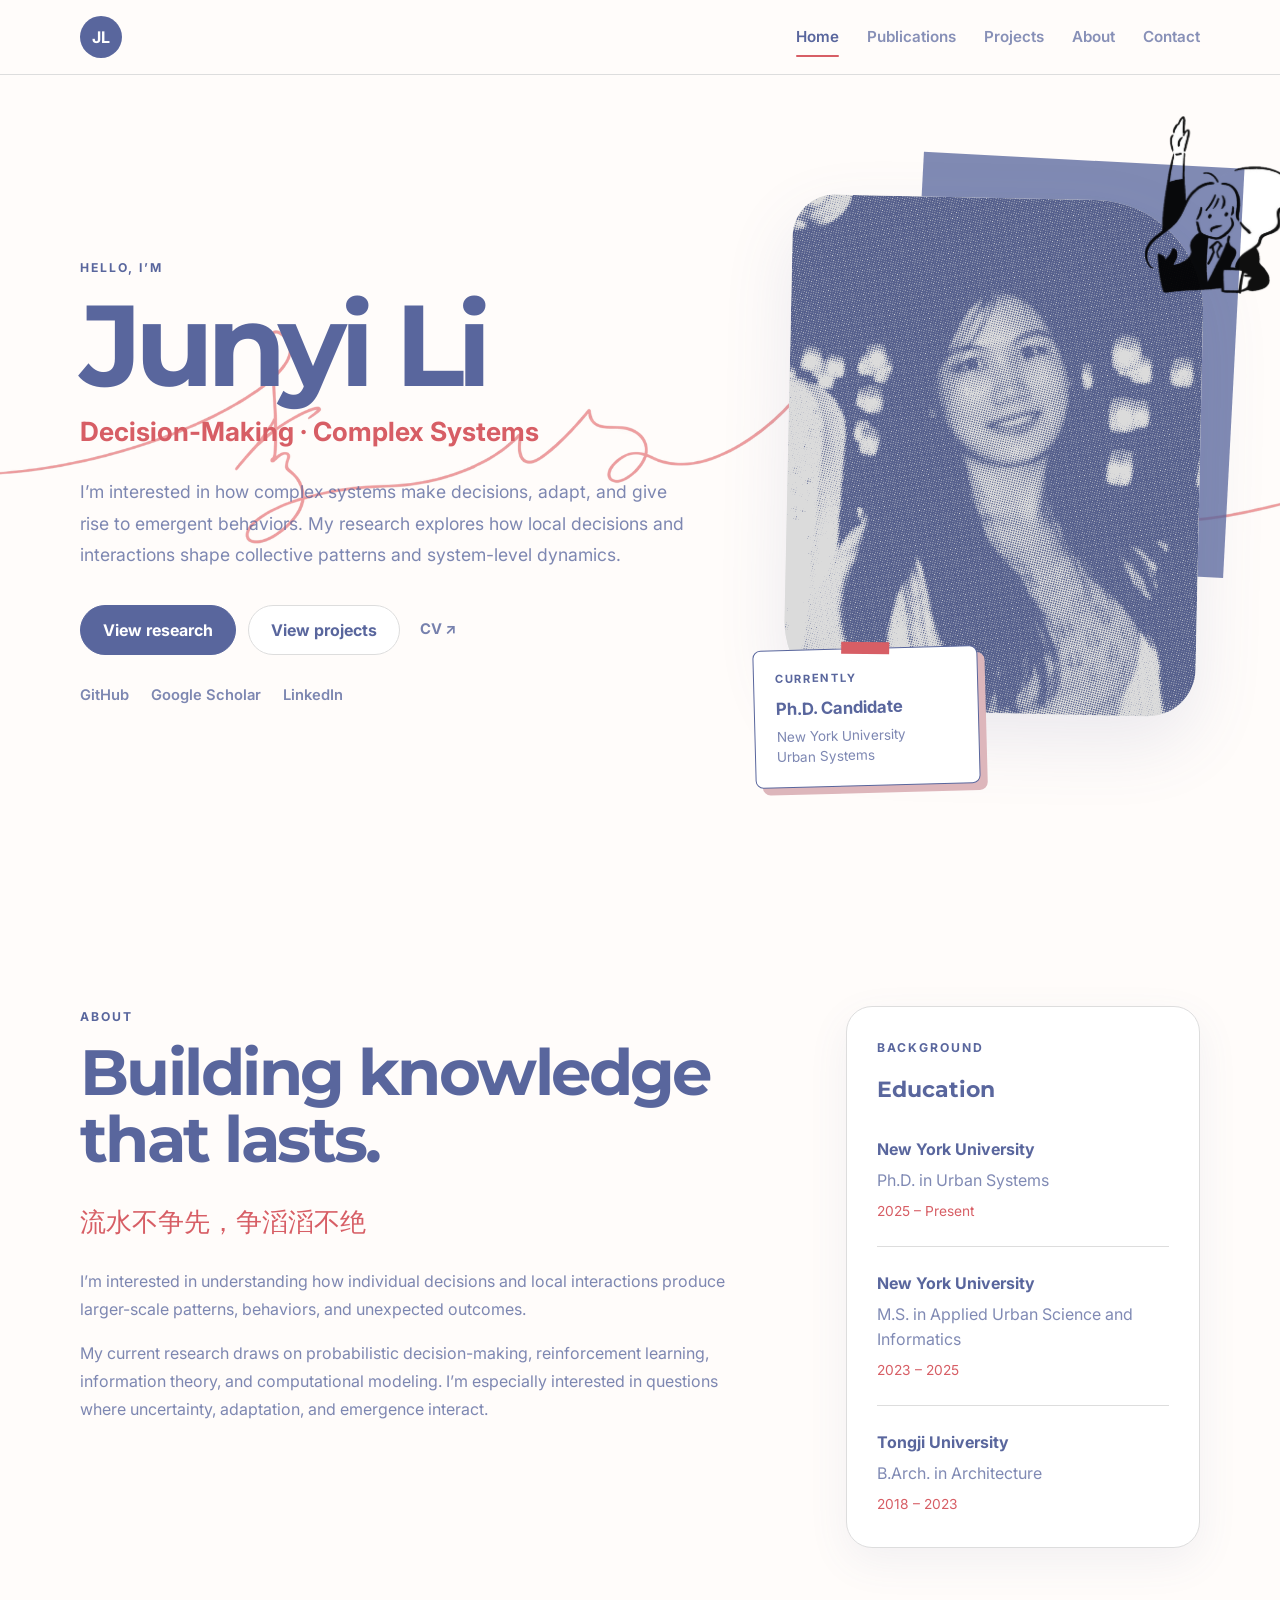
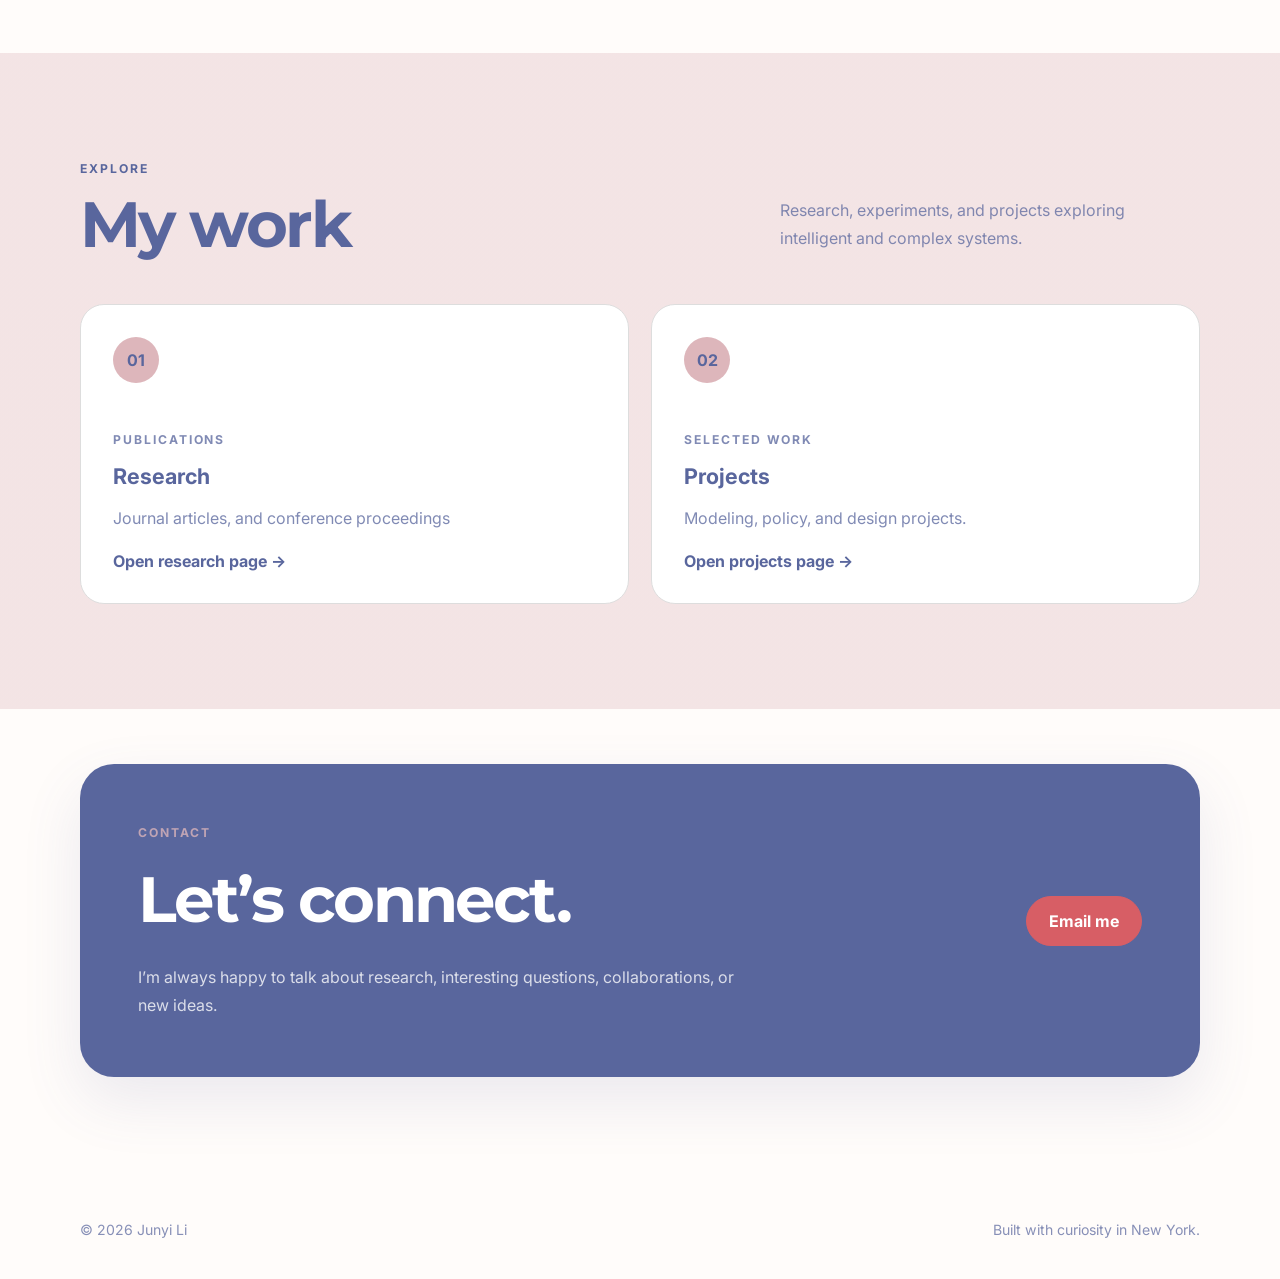
<file: index.html>
<!DOCTYPE html>
<html lang="en">
<head>
  <meta charset="UTF-8" />
  <meta name="viewport" content="width=device-width, initial-scale=1.0" />

  <meta
    name="description"
    content="Junyi Li — PhD Candidate at New York University researching decision-making, complex systems, and emergence."
  />

  <title>Junyi Li | Research</title>

  <link rel="preconnect" href="https://fonts.googleapis.com">
  <link rel="preconnect" href="https://fonts.gstatic.com" crossorigin>

  <link
    href="https://fonts.googleapis.com/css2?family=Inter:wght@400;500;600;700&family=Montserrat:wght@600;700;800&display=swap"
    rel="stylesheet"
  >

  <link rel="stylesheet" href="style.css" />
</head>

<body>

  <!-- =========================
       Navigation
  ========================== -->
  <header class="site-header">
    <nav class="nav container" aria-label="Main navigation">

      <a class="logo" href="index.html" aria-label="Junyi Li home">
        JL
      </a>

      <button
        class="nav-toggle"
        aria-expanded="false"
        aria-controls="nav-links"
      >
        <span class="sr-only">Open navigation</span>
        ☰
      </button>

      <div class="nav-links" id="nav-links">
        <a class="active" href="index.html">Home</a>
        <a href="publications.html">Publications</a>
        <a href="projects.html">Projects</a>
        <a href="#about">About</a>
        <a href="#contact">Contact</a>
      </div>

    </nav>
  </header>


  <main>

    <!-- =========================
         Hero
    ========================== -->
    <section class="hero" id="home">

      <img
        src="assets/signature-line.png"
        class="hero-signature"
        alt=""
        aria-hidden="true"
      />

      <div class="container hero-grid">

        <!-- Hero text -->
        <div class="hero-copy">

          <p class="eyebrow">Hello, I’m</p>

          <h1>Junyi Li</h1>

          <p class="hero-title">
            Decision-Making · Complex Systems
          </p>

          <p class="hero-intro">
            I’m interested in how complex systems make decisions,
            adapt, and give rise to emergent behaviors.
            My research explores how local decisions and interactions
            shape collective patterns and system-level dynamics.
          </p>


          <!-- Actions -->
          <div class="hero-actions">

          <a
            class="button button-primary"
            href="publications.html"
          >
            View research
          </a>

          <a
            class="button button-secondary"
            href="projects.html"
          >
            View projects
          </a>

          <a
            class="cv-link"
            href="assets/CV_2607.pdf"
            target="_blank"
            rel="noreferrer"
          >
            CV ↗
          </a>

        </div>


          <!-- Social links -->
          <div class="social-links" aria-label="Social links">

            <a
              href="https://github.com/ljyyyy120"
              target="_blank"
              rel="noreferrer"
            >
              GitHub
            </a>

            <a
              href="https://scholar.google.com/citations?user=_QrhmWAAAAAJ&hl=en"
              target="_blank"
              rel="noreferrer"
            >
              Google Scholar
            </a>

            <a
              href="https://www.linkedin.com/in/junyi-li-884634265/"
              target="_blank"
              rel="noreferrer"
            >
              LinkedIn
            </a>

          </div>


        </div>


        <!-- Hero visual -->
        <div class="hero-visual">

          

          <div class="hero-photo">
            <img
              class="poster-photo"
              src="assets/Junyi-poster.png"
              alt=""
            >
            <img
              class="color-photo"
              src="assets/Junyi-spring.jpg"
              alt=""
            >
          </div>

          <img
            class="hero-doodle"
            src="assets/Junyi-doodle.png"
            alt=""
          >

          <div class="hero-note">
            <span class="hero-note-label">Currently</span>
            <strong>Ph.D. Candidate</strong>
            <span>New York University</span>
            <span>Urban Systems</span>
          </div>

        </div>

      </div>
    </section>



    <!-- =========================
         About
    ========================== -->
    <section class="section" id="about">

      <div class="container about-grid">

        <!-- About text -->
        <div class="about-content">

          <p class="section-kicker">About</p>

          <h2 class="section-title">
            Building knowledge that lasts.
          </h2>

          <p class="large-text">
            流水不争先，争滔滔不绝
          </p>

          <p>
            I’m interested in understanding how individual decisions
            and local interactions produce larger-scale patterns,
            behaviors, and unexpected outcomes.
          </p>

          <p>
            My current research draws on probabilistic decision-making,
            reinforcement learning, information theory, and computational
            modeling. I’m especially interested in questions where
            uncertainty, adaptation, and emergence interact.
          </p>

        </div>


        <!-- Education -->
        <aside class="education-card">

          <p class="section-kicker">Background</p>

          <h3>Education</h3>


          <div class="edu-item">

            <h4>New York University</h4>

            <p>
              Ph.D. in Urban Systems
            </p>

            <span>
              2025 – Present
            </span>

          </div>


          <div class="edu-item">

            <h4>New York University</h4>

            <p>
              M.S. in Applied Urban Science and Informatics
            </p>

            <span>
              2023 – 2025
            </span>

          </div>


          <div class="edu-item">

            <h4>Tongji University</h4>

            <p>
              B.Arch. in Architecture
            </p>

            <span>
              2018 – 2023
            </span>

          </div>

        </aside>

      </div>
    </section>



    <!-- =========================
         Work
    ========================== -->
    <section class="section section-tinted">

      <div class="container">

        <div class="section-heading-row">

          <div>

            <p class="section-kicker">
              Explore
            </p>

            <h2 class="section-title">
              My work
            </h2>

          </div>

          <p class="section-description">
            Research, experiments, and projects exploring
            intelligent and complex systems.
          </p>

        </div>


        <div class="card-grid two-column-grid">


          <!-- Research -->
          <article class="card feature-card">

            <span class="card-number">
              01
            </span>

            <p class="card-type">
              Publications
            </p>

            <h3>
              Research
            </h3>

            <p>
              Journal articles, and conference proceedings
            </p>

            <a href="publications.html">
              Open research page →
            </a>

          </article>


          <!-- Projects -->
          <article class="card feature-card">

            <span class="card-number">
              02
            </span>

            <p class="card-type">
              Selected work
            </p>

            <h3>
              Projects
            </h3>

            <p>
              Modeling, policy, and design projects.
            </p>

            <a href="projects.html">
              Open projects page →
            </a>

          </article>

        </div>

      </div>
    </section>



    <!-- =========================
         Contact
    ========================== -->
    <section
      class="section contact-section"
      id="contact"
    >

      <div class="container contact-card">

        <div>

          <p class="section-kicker">
            Contact
          </p>

          <h2>
            Let’s connect.
          </h2>

          <p>
            I’m always happy to talk about research,
            interesting questions, collaborations,
            or new ideas.
          </p>

        </div>


        <a
          class="button button-primary"
          href="mailto:jl14864@nyu.edu"
        >
          Email me
        </a>

      </div>

    </section>

  </main>



  <!-- =========================
       Footer
  ========================== -->
  <footer>

    <div class="container footer-content">

      <p>
        © <span id="year"></span> Junyi Li
      </p>

      <p>
        Built with curiosity in New York.
      </p>

    </div>

  </footer>


  <script src="script.js"></script>

</body>
</html>
</file>
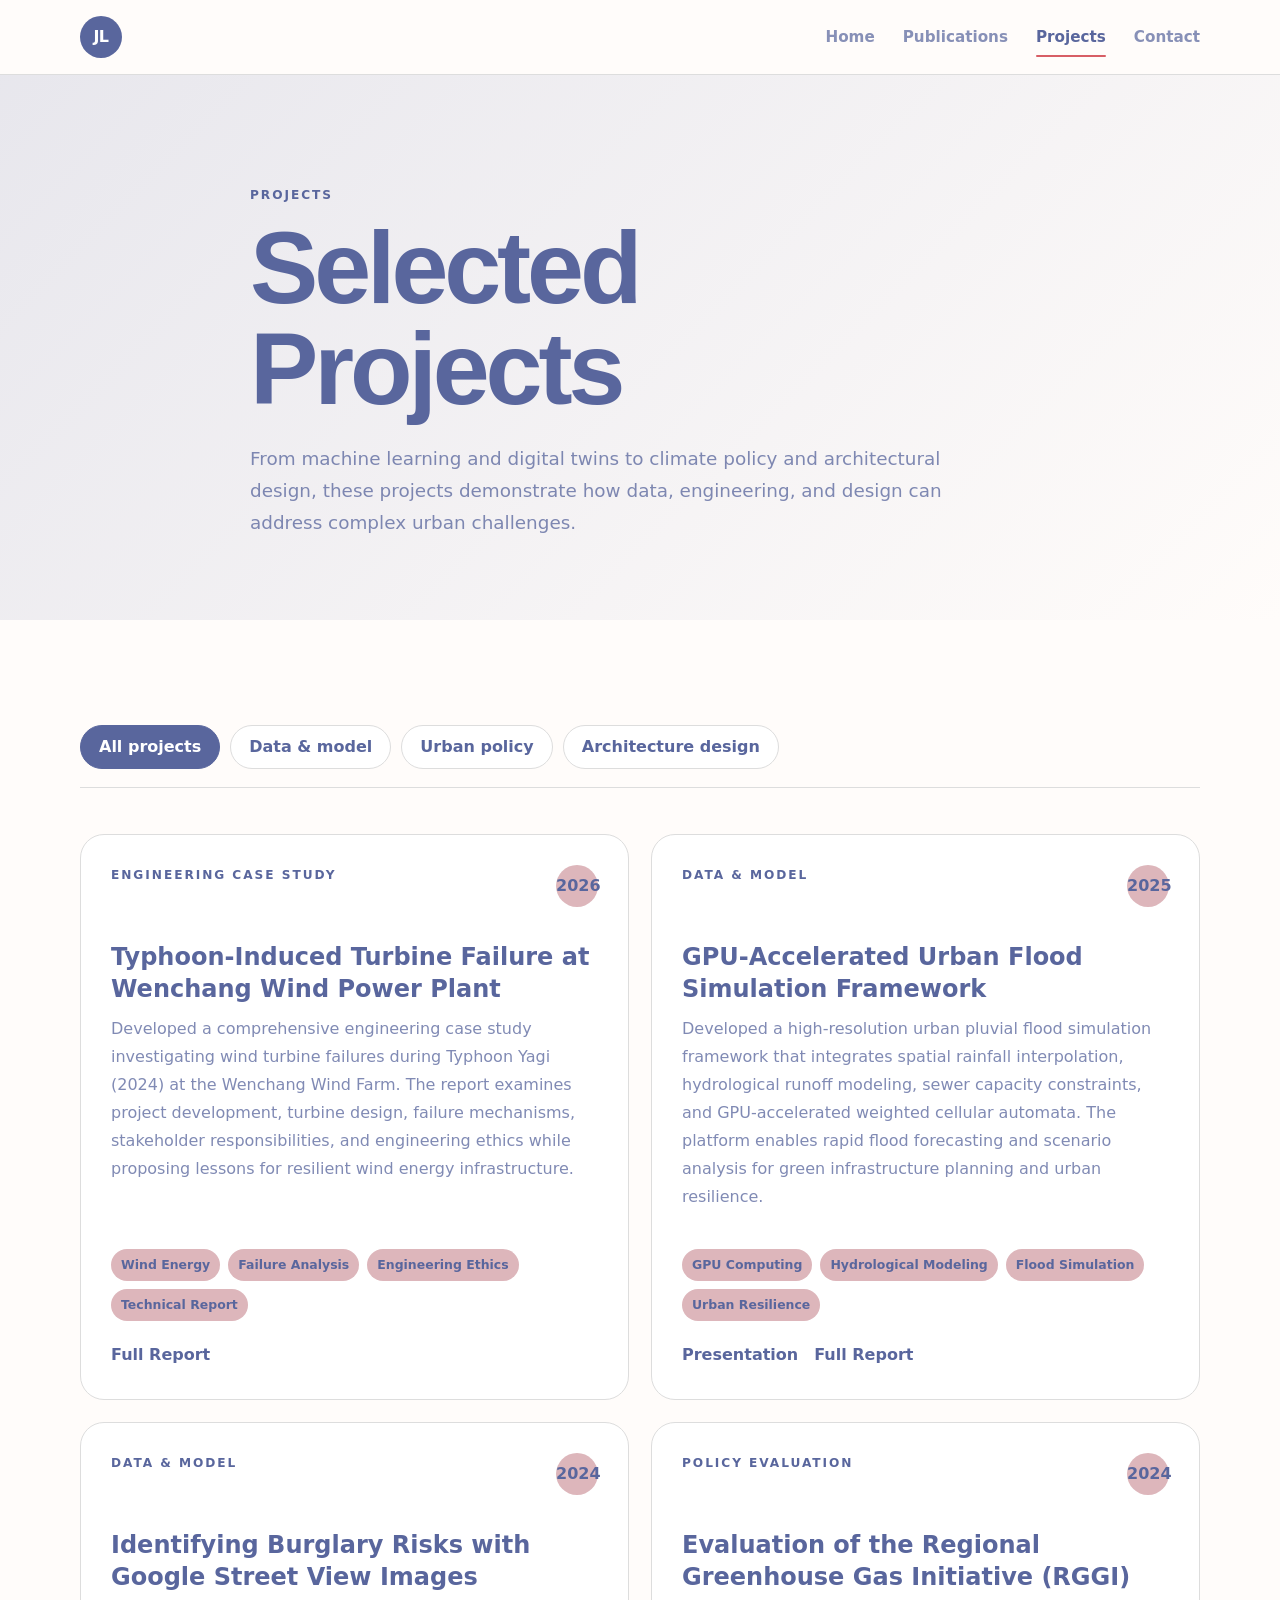
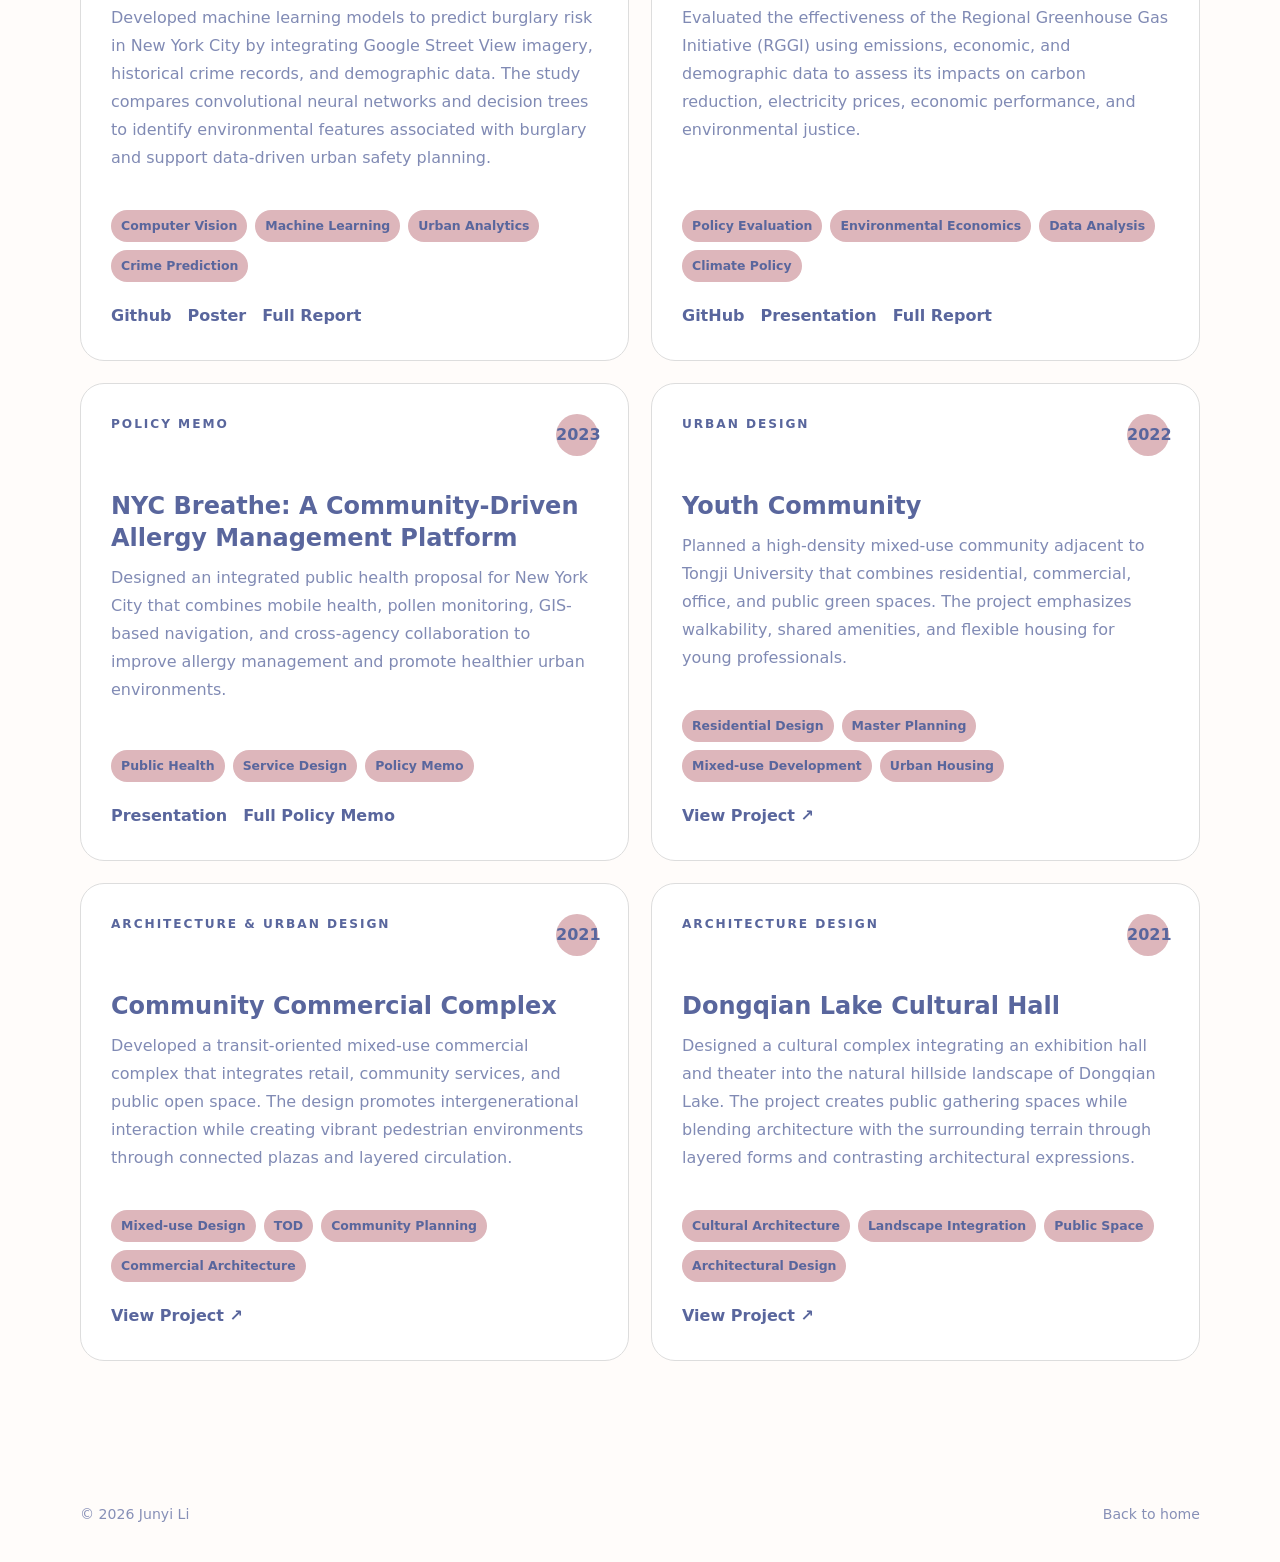
<file: projects.html>
<!DOCTYPE html>
<html lang="en">
<head>
  <meta charset="UTF-8" />
  <meta name="viewport" content="width=device-width, initial-scale=1.0" />
  <meta name="description" content="Projects by Junyi Li." />
  <title>Projects | Junyi Li</title>
  <link rel="preconnect" href="https://fonts.googleapis.com">
  <link rel="preconnect" href="https://fonts.gstatic.com" crossorigin>
  <link href="https://fonts.googleapis.com/css2?family=DM+Sans:wght@400;500;600;700&family=Playfair+Display:wght@700&display=swap" rel="stylesheet">
  <link rel="stylesheet" href="style.css" />
</head>
<body>
  <header class="site-header">
    <nav class="nav container" aria-label="Main navigation">
      <a class="logo" href="index.html" aria-label="Junyi Li home">JL</a>
      <button class="nav-toggle" aria-expanded="false" aria-controls="nav-links"><span class="sr-only">Open navigation</span>☰</button>
      <div class="nav-links" id="nav-links">
        <a href="index.html">Home</a><a href="publications.html">Publications</a><a class="active" href="projects.html">Projects</a><a href="index.html#contact">Contact</a>
      </div>
    </nav>
  </header>
  <main>
    <section class="page-hero project-page-hero">
      <div class="container narrow">
        <p class="eyebrow">Projects</p>
        <h1 class="page-title">Selected Projects</h1>
        <p class="page-intro">From machine learning and digital twins to climate policy and architectural design, 
          these projects demonstrate how data, engineering, and design can address complex urban challenges.</p>
      </div>
    </section>
    <section class="section page-content">
      <div class="container">
        <div class="tabs" role="tablist" aria-label="Project categories">
          <button class="tab-button active" type="button" role="tab" aria-selected="true" data-filter="all">All projects</button>
          <button class="tab-button" type="button" role="tab" aria-selected="false" data-filter="data-model">Data &amp; model</button>
          <button class="tab-button" type="button" role="tab" aria-selected="false" data-filter="policy-report">Urban policy</button>
          <button class="tab-button" type="button" role="tab" aria-selected="false" data-filter="architecture-design">Architecture design</button>
        </div>

        <div class="project-card-grid filter-list">

          <article class="project-card filter-item" data-category="policy-report">
              <div class="project-card-top">
                  <p class="project-category">Engineering Case Study</p>
                  <span>2026</span>
              </div>
              <h2>Typhoon-Induced Turbine Failure at Wenchang Wind Power Plant</h2>
              <p>
                  Developed a comprehensive engineering case study investigating wind turbine failures
                  during Typhoon Yagi (2024) at the Wenchang Wind Farm. The report examines project
                  development, turbine design, failure mechanisms, stakeholder responsibilities, and
                  engineering ethics while proposing lessons for resilient wind energy infrastructure.
              </p>
              <div class="project-meta">
                  <span>Wind Energy</span>
                  <span>Failure Analysis</span>
                  <span>Engineering Ethics</span>
                  <span>Technical Report</span>
              </div>
              <div class="project-actions">
                  <a href="assets/reports/UIM_final.pdf" target="_blank">Full Report</a>
              </div>
          </article>         

          <article class="project-card filter-item" data-category="data-model">
              <div class="project-card-top">
                  <p class="project-category">Data &amp; Model</p>
                  <span>2025</span>
              </div>
              <h2>GPU-Accelerated Urban Flood Simulation Framework</h2>
              <p>
                  Developed a high-resolution urban pluvial flood simulation framework that integrates
                  spatial rainfall interpolation, hydrological runoff modeling, sewer capacity constraints,
                  and GPU-accelerated weighted cellular automata. The platform enables rapid flood
                  forecasting and scenario analysis for green infrastructure planning and urban resilience.
              </p>
              <div class="project-meta">
                  <span>GPU Computing</span>
                  <span>Hydrological Modeling</span>
                  <span>Flood Simulation</span>
                  <span>Urban Resilience</span>
              </div>
              <div class="project-actions">
                <a href="assets/reports/Flood_slide.pdf" target="_blank">Presentation</a>
                  <a href="assets/reports/Flood_report.pdf" target="_blank">Full Report</a>
              </div>
          </article>

          <article class="project-card filter-item" data-category="data-model">
            <div class="project-card-top">
                <p class="project-category">Data &amp; Model</p>
                <span>2024</span>
            </div>
            <h2>Identifying Burglary Risks with Google Street View Images</h2>
            <p>
                Developed machine learning models to predict burglary risk in New York City by
                integrating Google Street View imagery, historical crime records, and demographic
                data. The study compares convolutional neural networks and decision trees to identify
                environmental features associated with burglary and support data-driven urban safety
                planning.
            </p>
            <div class="project-meta">
                <span>Computer Vision</span>
                <span>Machine Learning</span>
                <span>Urban Analytics</span>
                <span>Crime Prediction</span>
            </div>
            <div class="project-actions">
                <a href="https://github.com/ljyyyy120/Identifying-Burglary-Risks-with-Google-Street-View-Images" target="_blank">
                  Github</a>
                <a href="assets/reports/Crime_poster.pdf" target="_blank">Poster</a>
                <a href="assets/reports/Crime_report.pdf" target="_blank">Full Report</a>
            </div>
          </article>

          <article class="project-card filter-item" data-category="policy-report">
            <div class="project-card-top">
                <p class="project-category">Policy Evaluation</p>
                <span>2024</span>
            </div>
            <h2>Evaluation of the Regional Greenhouse Gas Initiative (RGGI)</h2>
            <p>Evaluated the effectiveness of the Regional Greenhouse Gas Initiative (RGGI) 
              using emissions, economic, and demographic data to assess its impacts on carbon 
              reduction, electricity prices, economic performance, and environmental justice.
            </p>
            <div class="project-meta">
                <span>Policy Evaluation</span>
                <span>Environmental Economics</span>
                <span>Data Analysis</span>
                <span>Climate Policy</span>
            </div>
            <div class="project-actions">
                <a href="https://github.com/ljyyyy120/Evaluation-of-the-RGGI" target="_blank">GitHub</a>
                <a href="assets/reports/RGGI_slide.pdf" target="_blank">Presentation</a>
                <a href="assets/reports/RGGI_report .pdf" target="_blank">Full Report</a>
            </div>
          </article>

          <article class="project-card filter-item" data-category="policy-report">
            <div class="project-card-top"><p class="project-category">Policy Memo</p><span>2023</span></div>
            <h2>NYC Breathe: A Community-Driven Allergy Management Platform</h2>
            <p>Designed an integrated public health proposal for New York City that
              combines mobile health, pollen monitoring, GIS-based navigation, and
              cross-agency collaboration to improve allergy management and promote
              healthier urban environments.</p>
            <div class="project-meta">
              <span>Public Health</span>
              <span>Service Design</span>
              <span>Policy Memo</span></div>
            <div class="project-actions">
                <a href="assets/reports/NYC-Breathe.pdf" target="_blank">Presentation</a>
                <a href="https://online.fliphtml5.com/ddclb/loyt/#p=16" target="_blank">Full Policy Memo</a>
            </div>
          </article>

          <article class="project-card filter-item" data-category="architecture-design">
              <div class="project-card-top">
                  <p class="project-category">Urban Design</p>
                  <span>2022</span>
              </div>

              <h2>Youth Community</h2>

              <p>
                  Planned a high-density mixed-use community adjacent to Tongji
                  University that combines residential, commercial, office, and public
                  green spaces. The project emphasizes walkability, shared amenities,
                  and flexible housing for young professionals.
              </p>

              <div class="project-meta">
                  <span>Residential Design</span>
                  <span>Master Planning</span>
                  <span>Mixed-use Development</span>
                  <span>Urban Housing</span>
              </div>

              <div class="project-actions">
                  <a href="assets/design/Youth.pdf" target="_blank" rel="noopener noreferrer">
                      View Project ↗
                  </a>
              </div>
          </article>


          <article class="project-card filter-item" data-category="architecture-design">
              <div class="project-card-top">
                  <p class="project-category">Architecture &amp; Urban Design</p>
                  <span>2021</span>
              </div>

              <h2>Community Commercial Complex</h2>

              <p>
                  Developed a transit-oriented mixed-use commercial complex that
                  integrates retail, community services, and public open space. The
                  design promotes intergenerational interaction while creating vibrant
                  pedestrian environments through connected plazas and layered circulation.
              </p>

              <div class="project-meta">
                  <span>Mixed-use Design</span>
                  <span>TOD</span>
                  <span>Community Planning</span>
                  <span>Commercial Architecture</span>
              </div>

              <div class="project-actions">
                  <a href="assets/design/Complex.pdf" target="_blank" rel="noopener noreferrer">
                      View Project ↗
                  </a>
              </div>
          </article>


          <article class="project-card filter-item" data-category="architecture-design">
              <div class="project-card-top">
                  <p class="project-category">Architecture Design</p>
                  <span>2021</span>
              </div>

              <h2>Dongqian Lake Cultural Hall</h2>

              <p>
                  Designed a cultural complex integrating an exhibition hall and theater
                  into the natural hillside landscape of Dongqian Lake. The project
                  creates public gathering spaces while blending architecture with the
                  surrounding terrain through layered forms and contrasting architectural
                  expressions.
              </p>

              <div class="project-meta">
                  <span>Cultural Architecture</span>
                  <span>Landscape Integration</span>
                  <span>Public Space</span>
                  <span>Architectural Design</span>
              </div>

              <div class="project-actions">
                  <a href="assets/design/Dongqianhu.pdf" target="_blank" rel="noopener noreferrer">
                      View Project ↗
                  </a>
              </div>
          </article>
        </div>


        <p class="empty-message" hidden>No projects are available in this category yet.</p>
      </div>
    </section>
  </main>
  <footer><div class="container footer-content"><p>© <span id="year"></span> Junyi Li</p><p><a href="index.html">Back to home</a></p></div></footer>
  <script src="script.js"></script>
</body>
</html>
</file>
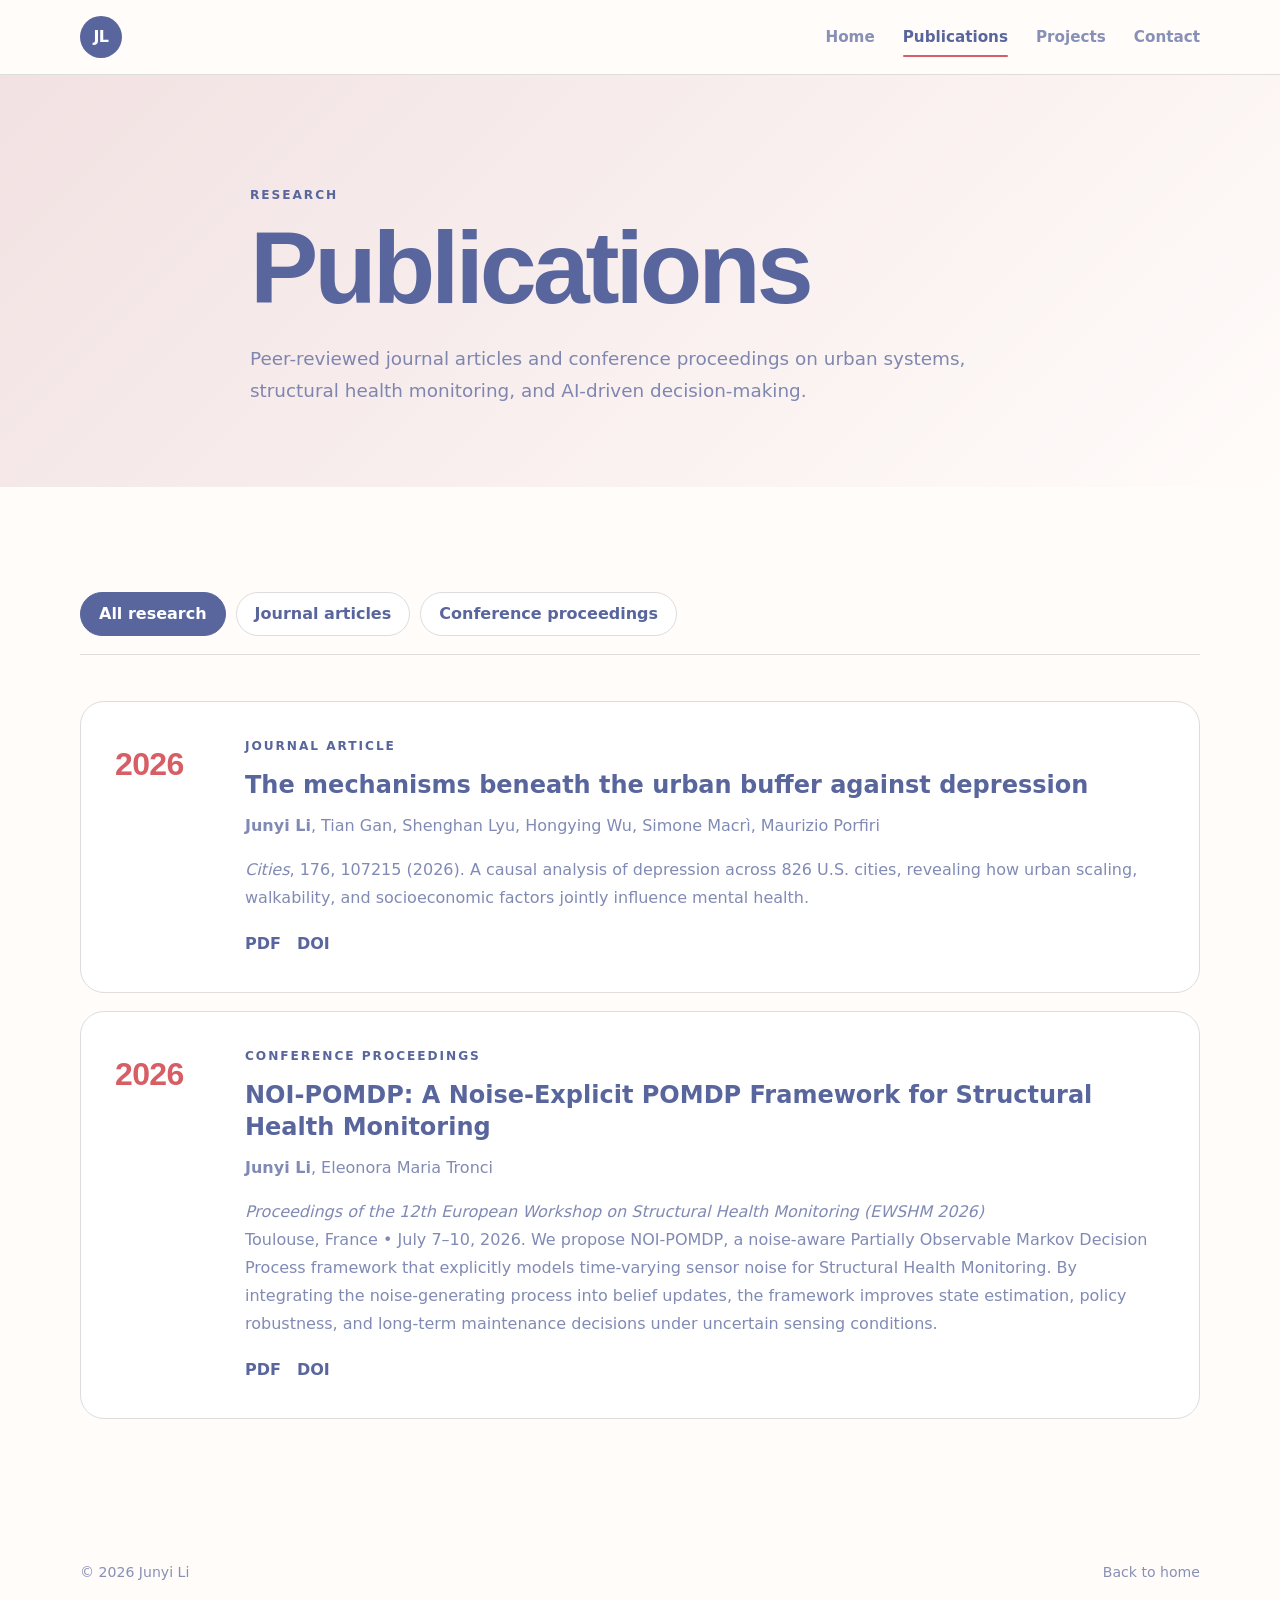
<file: publications.html>
<!DOCTYPE html>
<html lang="en">
<head>
  <meta charset="UTF-8" />
  <meta name="viewport" content="width=device-width, initial-scale=1.0" />
  <meta name="description" content="Research publications by Junyi Li." />
  <title>Publications | Junyi Li</title>
  <link rel="preconnect" href="https://fonts.googleapis.com">
  <link rel="preconnect" href="https://fonts.gstatic.com" crossorigin>
  <link href="https://fonts.googleapis.com/css2?family=DM+Sans:wght@400;500;600;700&family=Playfair+Display:wght@700&display=swap" rel="stylesheet">
  <link rel="stylesheet" href="style.css" />
</head>
<body>
  <header class="site-header">
    <nav class="nav container" aria-label="Main navigation">
      <a class="logo" href="index.html" aria-label="Junyi Li home">JL</a>
      <button class="nav-toggle" aria-expanded="false" aria-controls="nav-links"><span class="sr-only">Open navigation</span>☰</button>
      <div class="nav-links" id="nav-links">
        <a href="index.html">Home</a><a class="active" href="publications.html">Publications</a><a href="projects.html">Projects</a><a href="index.html#contact">Contact</a>
      </div>
    </nav>
  </header>
  <main>
    <section class="page-hero">
      <div class="container narrow">
        <p class="eyebrow">Research</p>
        <h1 class="page-title">Publications</h1>
        <p class="page-intro">Peer-reviewed journal articles and conference proceedings on urban systems, structural health monitoring, and AI-driven decision-making.</p>
      </div>
    </section>
    <section class="section page-content">
      <div class="container">
        <div class="tabs" role="tablist" aria-label="Research categories">
          <button class="tab-button active" type="button" role="tab" aria-selected="true" data-filter="all">All research</button>
          <button class="tab-button" type="button" role="tab" aria-selected="false" data-filter="journal">Journal articles</button>
          <button class="tab-button" type="button" role="tab" aria-selected="false" data-filter="conference">Conference proceedings</button>
        </div>

        <div class="publication-list filter-list">

          <article class="publication-item filter-item" data-category="journal">
            <div class="publication-year">2026</div>
            <div class="publication-body">
              <p class="publication-type">Journal article</p>
              <h2>The mechanisms beneath the urban buffer against depression</h2>
              <p class="publication-authors"><strong>Junyi Li</strong>, Tian Gan, Shenghan Lyu, Hongying Wu, Simone Macrì, Maurizio Porfiri</p>
              <p><em>Cities</em>, 176, 107215 (2026). 
                A causal analysis of depression across 826 U.S. cities, revealing how urban
                scaling, walkability, and socioeconomic factors jointly influence mental health.</p>
              <div class="publication-links">
              <a href="assets/papers/Cities2026.pdf" target="_blank">PDF</a>
              <a href="https://doi.org/10.1016/j.cities.2026.107215"target="_blank">DOI</a>
          </div>
            </div>
          </article>

          <article class="publication-item filter-item" data-category="conference">
              <div class="publication-year">2026</div>
              <div class="publication-body">
                  <p class="publication-type">Conference Proceedings</p>
                  <h2>NOI-POMDP: A Noise-Explicit POMDP Framework for Structural Health Monitoring</h2>
                  <p class="publication-authors"><strong>Junyi Li</strong>, Eleonora Maria Tronci</p>
                  <p class="publication-journal">
                      <em>Proceedings of the 12th European Workshop on Structural Health Monitoring (EWSHM 2026)</em><br>
                      Toulouse, France • July 7–10, 2026.
                      We propose NOI-POMDP, a noise-aware Partially Observable Markov Decision
                      Process framework that explicitly models time-varying sensor noise for
                      Structural Health Monitoring. By integrating the noise-generating process
                      into belief updates, the framework improves state estimation, policy
                      robustness, and long-term maintenance decisions under uncertain sensing
                      conditions.</p>
                  <div class="publication-links">
                      <a href="assets/papers/EWSHM2026.pdf" target="_blank">PDF</a>
                      <a href="https://doi.org/10.58286/33777" target="_blank">DOI</a>
                  </div>
              </div>
          </article>

        </div>
        <p class="empty-message" hidden>No items are available in this category yet.</p>
      </div>
    </section>
  </main>
  <footer><div class="container footer-content"><p>© <span id="year"></span> Junyi Li</p><p><a href="index.html">Back to home</a></p></div></footer>
  <script src="script.js"></script>
</body>
</html>
</file>
<file: style.css>
/* =========================================================
   JUNYI LI — PERSONAL RESEARCH WEBSITE
   Layout locked
   Future palette changes: ONLY edit the four brand colors
   ========================================================= */


/* =========================================================
   DESIGN TOKENS
   ========================================================= */

:root {
  /* =======================================================
     BRAND PALETTE
     ONLY EDIT THESE FOUR COLORS FOR FUTURE RECOLORING
     ======================================================= */

  --color-red:  #D75E65;
  --color-pink: #DDB6BB;
  --color-blue: #59669D;
  --color-gray: #DDDDDD;


  /* =======================================================
     SURFACES
     Neutral canvas — not part of the brand palette
     ======================================================= */

  --color-background: #FFFCFA;
  --color-surface: #FFFFFF;


  /* =======================================================
     FUNCTIONAL TOKENS
     Derived from the four brand colors
     ======================================================= */

  --color-text: var(--color-blue);
  --color-accent: var(--color-red);
  --color-soft: var(--color-pink);
  --color-border: var(--color-gray);


  /* =======================================================
     LAYOUT — DON'T CHANGE
     ======================================================= */

  --container: 1120px;
  --radius: 24px;


  /* =======================================================
     EFFECTS
     ======================================================= */

  --shadow:
    0 24px 60px rgba(89, 102, 157, 0.12);

  --shadow-soft:
    0 14px 40px rgba(89, 102, 157, 0.08);
}


/* =========================================================
   BASE
   ========================================================= */

* {
  box-sizing: border-box;
}

html {
  scroll-behavior: smooth;
}

body {
  margin: 0;

  color: var(--color-text);
  background: var(--color-background);

  font-family: "Inter", system-ui, sans-serif;
  font-size: 16px;
  line-height: 1.75;
  font-weight: 400;

  text-rendering: optimizeLegibility;
  -webkit-font-smoothing: antialiased;
}

a {
  color: inherit;
  text-decoration: none;
}

img {
  display: block;
  max-width: 100%;
}

h1,
h2,
h3,
h4,
p {
  margin-top: 0;
}

.container {
  width: min(calc(100% - 40px), var(--container));
  margin-inline: auto;
}

.narrow {
  max-width: 780px;
}


/* =========================================================
   NAVIGATION
   ========================================================= */

.site-header {
  position: sticky;
  top: 0;
  z-index: 20;

  border-bottom: 1px solid var(--color-gray);

  background: rgba(255, 252, 250, 0.92);

  backdrop-filter: blur(16px);
  -webkit-backdrop-filter: blur(16px);
}

.nav {
  min-height: 74px;

  display: flex;
  align-items: center;
  justify-content: space-between;
}

.logo {
  width: 42px;
  height: 42px;

  display: grid;
  place-items: center;

  border-radius: 50%;

  background: var(--color-blue);
  color: var(--color-surface);

  font-weight: 700;
  letter-spacing: -0.03em;

  transition:
    transform 0.2s ease,
    background-color 0.2s ease;
}

.logo:hover {
  transform: rotate(-5deg);
  background: var(--color-red);
}

.nav-links {
  display: flex;
  gap: 28px;

  font-size: 0.95rem;
  font-weight: 600;
}

.nav-links a {
  position: relative;

  color: var(--color-blue);
  opacity: 0.72;

  transition:
    color 0.2s ease,
    opacity 0.2s ease;
}

.nav-links a:hover,
.nav-links a.active {
  color: var(--color-blue);
  opacity: 1;
}

.nav-links a.active::after {
  content: "";

  position: absolute;

  left: 0;
  right: 0;
  bottom: -7px;

  height: 2px;

  border-radius: 999px;

  background: var(--color-red);
}

.nav-toggle {
  display: none;

  border: 0;
  background: transparent;

  color: var(--color-blue);

  font-size: 1.5rem;

  cursor: pointer;
}


/* =========================================================
   HERO
   ========================================================= */

.hero {
  position: relative;
  overflow: hidden;

  min-height: calc(100vh - 74px);

  display: flex;
  align-items: center;

  padding: 90px 0 100px;
}

.hero-grid {
  position: relative;
  z-index: 2;

  display: grid;

  grid-template-columns: 1.2fr 0.8fr;

  align-items: center;

  gap: 90px;
}


/* =========================================================
   HERO TYPOGRAPHY
   ========================================================= */

.eyebrow,
.section-kicker,
.profile-label,
.card-type,
.hero-note-label,
.publication-type,
.project-category {
  margin: 0 0 12px;

  color: var(--color-blue);

  font-size: 0.76rem;
  font-weight: 700;

  letter-spacing: 0.16em;
  text-transform: uppercase;
}

h1,
.section-title,
.contact-card h2,
.page-title {
  font-family: "Montserrat", sans-serif;

  font-weight: 700;

  letter-spacing: -0.04em;
}

h1 {
  max-width: 760px;

  margin-bottom: 14px;

  color: var(--color-blue);

  font-size: clamp(4rem, 9vw, 7.5rem);

  line-height: 0.94;
  letter-spacing: -0.06em;
}

.hero-title {
  max-width: 700px;

  margin-bottom: 26px;

  color: var(--color-red);

  font-size: clamp(1.15rem, 2.3vw, 1.65rem);

  line-height: 1.4;
  font-weight: 700;
}

.hero-intro {
  max-width: 650px;

  margin-bottom: 0;

  color: var(--color-blue);
  opacity: 0.78;

  font-size: 1.1rem;

  line-height: 1.8;
}


/* =========================================================
   HERO ACTIONS
   ========================================================= */

.hero-actions,
.social-links,
.project-meta,
.footer-content {
  display: flex;
  align-items: center;
  flex-wrap: wrap;
}

.hero-actions {
  gap: 12px;

  margin-top: 34px;
}


/* ---------- Base button ---------- */

.button {
  min-height: 50px;

  display: inline-flex;
  justify-content: center;
  align-items: center;

  padding: 0 22px;

  border: 1px solid transparent;
  border-radius: 999px;

  font-weight: 700;

  text-decoration: none;

  transition:
    transform 0.2s ease,
    box-shadow 0.2s ease,
    background-color 0.2s ease,
    border-color 0.2s ease,
    color 0.2s ease;
}

.button:hover {
  transform: translateY(-2px);
}


/* ---------- Primary ---------- */

.button-primary,
.button-primary:link,
.button-primary:visited {
  border-color: var(--color-blue);

  background: var(--color-blue);

  color: var(--color-surface);
}

.button-primary:hover,
.button-primary:focus-visible {
  border-color: var(--color-red);

  background: var(--color-red);

  color: var(--color-surface);

  box-shadow:
    0 10px 24px rgba(89, 102, 157, 0.18);
}

.button-primary:active {
  border-color: var(--color-blue);

  background: var(--color-blue);
}


/* ---------- Secondary ---------- */

.button-secondary,
.button-secondary:link,
.button-secondary:visited {
  border-color: var(--color-gray);

  background: var(--color-surface);

  color: var(--color-blue);
}

.button-secondary:hover,
.button-secondary:focus-visible {
  border-color: var(--color-blue);

  background: var(--color-pink);

  color: var(--color-blue);
}


/* ---------- CV ---------- */

.cv-link,
.cv-link:link,
.cv-link:visited {
  min-height: 50px;

  display: inline-flex;
  align-items: center;

  padding: 0 8px;

  color: var(--color-blue);
  opacity: 0.82;

  font-size: 0.92rem;
  font-weight: 700;

  transition:
    color 0.2s ease,
    opacity 0.2s ease,
    transform 0.2s ease;
}

.cv-link:hover {
  color: var(--color-red);
  opacity: 1;

  transform: translate(2px, -2px);
}


/* ---------- Social links ---------- */

.social-links {
  gap: 22px;

  margin-top: 28px;

  color: var(--color-blue);

  font-size: 0.92rem;
  font-weight: 600;
}

.social-links a {
  opacity: 0.78;

  transition:
    color 0.2s ease,
    opacity 0.2s ease;
}

.social-links a:hover {
  color: var(--color-red);
  opacity: 1;
}


/* =========================================================
   HERO VISUAL
   ========================================================= */

.hero-visual {
  position: relative;

  width: min(100%, 500px);

  margin-left: auto;

  padding-bottom: 55px;
}


/* ---------- Blue editorial block behind photo ---------- */

.hero-visual::before {
  content: "";

  position: absolute;

  width: 78%;
  height: 72%;

  right: -34px;
  top: -38px;

  background: var(--color-blue);
  opacity: 0.76;

  z-index: -1;

  transform: rotate(3deg);
}

.hero-photo {
  position: relative;

  width: 100%;
  aspect-ratio: 4 / 5;

  overflow: hidden;

  border-radius:
    42px
    110px
    48px
    90px;

  background: var(--color-gray);

  box-shadow:
    0 28px 70px rgba(89, 102, 157, 0.12);

  transform: rotate(1.2deg);
}

.hero-photo .poster-photo {
  z-index: 2;
  opacity: 1;

  filter:
    brightness(0.9)
    contrast(0.9)
}

/* 两张照片完全叠在一起 */
.hero-photo .poster-photo,
.hero-photo .color-photo {
  position: absolute;

  top: 0;
  left: 0;

  width: 100%;
  height: 100%;

  object-fit: cover;
  object-position: center 42%;

  transition: opacity 0.35s ease;
}


/* 默认显示 poster */
.hero-photo .poster-photo {
  z-index: 2;
  opacity: 1;
}


/* 彩色照片放在 poster 下面 */
.hero-photo .color-photo {
  z-index: 1;
  opacity: 0;
}


/* hover：poster 消失 */
.hero-photo:hover .poster-photo {
  opacity: 0;
}


/* hover：彩色出现 */
.hero-photo:hover .color-photo {
  opacity: 1;
}
/* =========================================================
   HERO DOODLE
   ========================================================= */

.hero-doodle {
  position: absolute;

  width: 150px;

  right: -95px;
  top: -82px;

  z-index: 4;

  object-fit: contain;

  mix-blend-mode: multiply;

  opacity: 0.94;

  pointer-events: none;

  animation:
    doodle-bounce 2.8s ease-in-out infinite;
}

@keyframes doodle-bounce {
  0%,
  100% {
    transform:
      translateY(0)
      rotate(5deg);
  }

  45% {
    transform:
      translateY(-14px)
      rotate(2deg);
  }

  60% {
    transform:
      translateY(-10px)
      rotate(4deg);
  }
}

.hero-visual:hover .hero-doodle {
  animation:
    doodle-excited 0.55s ease-in-out 2;
}

@keyframes doodle-excited {
  0%,
  100% {
    transform:
      translateY(0)
      rotate(5deg);
  }

  50% {
    transform:
      translateY(-20px)
      rotate(-3deg);
  }
}


/* =========================================================
   CURRENT POSITION NOTE
   ========================================================= */

.hero-note {
  position: absolute;

  left: -34px;
  bottom: -18px;

  width: 225px;

  display: flex;
  flex-direction: column;

  padding: 19px 21px;

  border: 1px solid var(--color-blue);
  border-radius: 8px;

  background: var(--color-surface);

  box-shadow:
    7px 7px 0 var(--color-pink);

  transform: rotate(-1.5deg);

  z-index: 3;
}

.hero-note::before {
  content: "";

  position: absolute;

  width: 48px;
  height: 12px;

  top: -7px;
  left: 50%;

  transform:
    translateX(-50%)
    rotate(2deg);

  background: var(--color-red);
}

.hero-note-label {
  margin-bottom: 5px;

  color: var(--color-blue);

  font-size: 0.7rem;
  font-weight: 700;

  letter-spacing: 0.15em;
  text-transform: uppercase;
}

.hero-note strong {
  margin-bottom: 3px;

  color: var(--color-blue);

  font-size: 1.05rem;
}

.hero-note span:not(.hero-note-label) {
  color: var(--color-blue);
  opacity: 0.78;

  font-size: 0.85rem;

  line-height: 1.5;
}


/* =========================================================
   SECTIONS
   ========================================================= */

.section {
  padding: 105px 0;
}

.section-title {
  margin-bottom: 28px;

  color: var(--color-blue);

  font-size: clamp(2.5rem, 5vw, 4.7rem);

  line-height: 1.05;
}

.large-text {
  max-width: 720px;

  color: var(--color-red);

  font-size: clamp(1.3rem, 2vw, 1.7rem);

  line-height: 1.55;
}

.section-heading-row {
  display: flex;

  justify-content: space-between;
  align-items: end;

  gap: 40px;

  margin-bottom: 46px;
}

.section-heading-row .section-title {
  margin-bottom: 0;
}

.section-description {
  max-width: 420px;

  margin-bottom: 6px;

  color: var(--color-blue);
  opacity: 0.74;
}


/* =========================================================
   ABOUT
   ========================================================= */

.about-grid {
  display: grid;

  grid-template-columns: 1.65fr 0.85fr;

  gap: 80px;

  align-items: start;
}

.about-content > p:not(.section-kicker):not(.large-text) {
  max-width: 720px;

  color: var(--color-blue);
  opacity: 0.78;
}


/* ---------- Education ---------- */

.education-card {
  position: sticky;
  padding: 30px;
  border: 1px solid var(--color-gray);
  border-radius: 26px;
  background: var(--color-surface);
  box-shadow: var(--shadow-soft);
}

.education-card h3 {
  margin: 0 0 26px;

  color: var(--color-blue);

  font-family: "Montserrat", sans-serif;

  font-size: 1.4rem;
}

.edu-item {
  margin-bottom: 22px;
  padding-bottom: 22px;

  border-bottom: 1px solid var(--color-gray);
}

.edu-item:last-child {
  margin-bottom: 0;
  padding-bottom: 0;

  border-bottom: 0;
}

.edu-item h4 {
  margin: 0 0 5px;

  color: var(--color-blue);

  font-size: 1rem;
}

.edu-item p {
  margin: 0;

  color: var(--color-blue);
  opacity: 0.76;

  line-height: 1.55;
}

.edu-item span {
  display: inline-block;

  margin-top: 6px;

  color: var(--color-red);

  font-size: 0.86rem;
}


/* =========================================================
   CARDS
   ========================================================= */

.card-grid {
  display: grid;

  grid-template-columns: repeat(3, 1fr);

  gap: 22px;
}

.two-column-grid {
  grid-template-columns: repeat(2, 1fr);
}

.card {
  position: relative;

  min-height: 330px;

  padding: 32px;

  border: 1px solid var(--color-gray);
  border-radius: var(--radius);

  background: var(--color-surface);

  transition:
    transform 0.25s ease,
    box-shadow 0.25s ease,
    border-color 0.25s ease;
}

.card:hover {
  transform: translateY(-6px);

  border-color: var(--color-blue);

  box-shadow: var(--shadow);
}

.feature-card {
  min-height: 300px;
}

.card-number {
  width: 46px;
  height: 46px;

  display: inline-grid;
  place-items: center;

  margin-bottom: 46px;

  border-radius: 50%;

  background: var(--color-pink);
  color: var(--color-blue);

  font-weight: 700;
}

.card h3 {
  margin-bottom: 12px;

  color: var(--color-blue);

  font-size: 1.35rem;

  line-height: 1.35;
}

.card p {
  color: var(--color-blue);
  opacity: 0.76;
}

.card a {
  position: absolute;

  left: 32px;
  bottom: 28px;

  color: var(--color-blue);

  font-weight: 700;
}

.card a:hover {
  color: var(--color-red);
}


/* =========================================================
   CONTACT
   ========================================================= */

.contact-section {
  padding-top: 55px;
}

.contact-card {
  display: flex;

  justify-content: space-between;
  align-items: center;

  gap: 40px;

  padding: 58px;

  border-radius: 34px;

  background: var(--color-blue);
  color: var(--color-surface);

  box-shadow: var(--shadow);
}

.contact-card .section-kicker {
  color: var(--color-pink);
}

.contact-card h2 {
  margin-bottom: 8px;

  color: var(--color-surface);

  font-size: clamp(2.5rem, 5vw, 4rem);
}

.contact-card p {
  max-width: 620px;

  margin-bottom: 0;

  color: var(--color-surface);
  opacity: 0.78;
}

.contact-card .button-primary,
.contact-card .button-primary:visited {
  flex-shrink: 0;

  border-color: var(--color-red);

  background: var(--color-red);

  color: var(--color-surface);

  box-shadow: none;
}

.contact-card .button-primary:hover {
  border-color: var(--color-pink);

  background: var(--color-pink);

  color: var(--color-blue);
}


/* =========================================================
   FOOTER
   ========================================================= */

footer {
  padding: 36px 0;
}

.footer-content {
  justify-content: space-between;

  gap: 20px;

  color: var(--color-blue);
  opacity: 0.72;

  font-size: 0.88rem;
}

.footer-content p {
  margin-bottom: 0;
}


/* =========================================================
   PUBLICATIONS / PROJECTS PAGE HERO
   ========================================================= */

.page-hero {
  position: relative;

  overflow: hidden;

  padding: 110px 0 80px;

  background:
    linear-gradient(
      135deg,
      rgba(221, 182, 187, 0.38),
      var(--color-background)
    );
}

.project-page-hero {
  background:
    linear-gradient(
      135deg,
      rgba(89, 102, 157, 0.14),
      var(--color-background)
    );
}

.page-title {
  margin-bottom: 24px;

  color: var(--color-blue);

  font-size: clamp(3.4rem, 8vw, 6.8rem);

  line-height: 0.98;
}

.page-intro {
  max-width: 760px;

  margin-bottom: 0;

  color: var(--color-blue);
  opacity: 0.76;

  font-size: 1.15rem;
}

.page-content {
  min-height: 60vh;
}


/* =========================================================
   FILTER TABS
   ========================================================= */

.tabs {
  display: flex;
  flex-wrap: wrap;

  gap: 10px;

  margin-bottom: 46px;
  padding-bottom: 18px;

  border-bottom: 1px solid var(--color-gray);
}

.tab-button {
  min-height: 44px;

  padding: 0 18px;

  border: 1px solid var(--color-gray);
  border-radius: 999px;

  background: var(--color-surface);
  color: var(--color-blue);

  font: inherit;
  font-weight: 700;

  cursor: pointer;

  transition:
    transform 0.2s ease,
    background-color 0.2s ease,
    color 0.2s ease,
    border-color 0.2s ease;
}

.tab-button:hover {
  transform: translateY(-2px);

  border-color: var(--color-blue);
}

.tab-button.active {
  border-color: var(--color-blue);

  background: var(--color-blue);

  color: var(--color-surface);
}

.filter-item[hidden] {
  display: none !important;
}


/* =========================================================
   PUBLICATIONS
   ========================================================= */

.publication-list {
  display: grid;

  gap: 18px;
}

.publication-item {
  display: grid;

  grid-template-columns: 100px 1fr;

  gap: 30px;

  padding: 34px;

  border: 1px solid var(--color-gray);
  border-radius: var(--radius);

  background: var(--color-surface);

  transition:
    transform 0.2s ease,
    border-color 0.2s ease,
    box-shadow 0.2s ease;
}

.publication-item:hover {
  transform: translateY(-3px);

  border-color: var(--color-blue);

  box-shadow: var(--shadow-soft);
}

.publication-year {
  color: var(--color-red);

  font-family: "Montserrat", sans-serif;

  font-size: 2rem;
  font-weight: 700;

  letter-spacing: -0.02em;
}

.publication-body h2,
.project-card h2 {
  margin-bottom: 10px;

  color: var(--color-blue);

  font-size: 1.5rem;

  line-height: 1.35;
}

.publication-authors,
.publication-body > p:last-of-type,
.project-card > p {
  color: var(--color-blue);
  opacity: 0.76;
}

.publication-links,
.project-actions {
  display: flex;
  flex-wrap: wrap;

  gap: 16px;

  margin-top: 18px;
}

.publication-links a,
.project-actions a {
  color: var(--color-blue);

  font-weight: 700;
}

.publication-links a:hover,
.project-actions a:hover {
  color: var(--color-red);
}


/* =========================================================
   PROJECT LIST
   ========================================================= */

.project-list {
  display: grid;

  gap: 18px;
}

.project {
  display: grid;

  grid-template-columns: 160px 1fr auto;

  gap: 30px;

  align-items: center;

  padding: 28px 30px;

  border: 1px solid var(--color-gray);
  border-radius: var(--radius);

  background: var(--color-surface);
}

.project-tag {
  color: var(--color-red);

  font-size: 0.8rem;
  font-weight: 700;

  letter-spacing: 0.1em;
  text-transform: uppercase;
}

.project h3 {
  margin-bottom: 8px;

  color: var(--color-blue);

  font-size: 1.35rem;
}

.project p {
  margin-bottom: 14px;

  color: var(--color-blue);
  opacity: 0.76;
}

.project-meta {
  gap: 8px;
}

.project-meta span {
  padding: 5px 10px;

  border-radius: 999px;

  background: var(--color-pink);
  color: var(--color-blue);

  font-size: 0.78rem;
  font-weight: 700;
}

.project-link {
  color: var(--color-blue);

  font-weight: 700;
}

.project-link:hover {
  color: var(--color-red);
}


/* =========================================================
   PROJECT CARDS
   ========================================================= */

.project-card-grid {
  display: grid;

  grid-template-columns: repeat(2, 1fr);

  gap: 22px;
}

.project-card {
  min-height: 340px;

  display: flex;
  flex-direction: column;

  padding: 30px;

  border: 1px solid var(--color-gray);
  border-radius: var(--radius);

  background: var(--color-surface);

  transition:
    transform 0.25s ease,
    box-shadow 0.25s ease,
    border-color 0.25s ease;
}

.project-card:hover {
  transform: translateY(-6px);

  border-color: var(--color-blue);

  box-shadow: var(--shadow);
}

.project-card-top {
  display: flex;

  justify-content: space-between;

  gap: 20px;

  margin-bottom: 34px;
}

.project-card-top span {
  width: 42px;
  height: 42px;

  display: grid;
  place-items: center;

  border-radius: 50%;

  background: var(--color-pink);
  color: var(--color-blue);

  font-weight: 700;
}

.project-card .project-meta {
  margin-top: auto;

  padding-top: 22px;
}

.project-actions {
  padding-top: 2px;
}

.empty-message {
  padding: 40px;

  border: 1px dashed var(--color-gray);
  border-radius: var(--radius);

  color: var(--color-blue);
  opacity: 0.76;

  text-align: center;
}


/* =========================================================
   ACCESSIBILITY
   ========================================================= */

.sr-only {
  position: absolute;

  width: 1px;
  height: 1px;

  padding: 0;
  margin: -1px;

  overflow: hidden;

  clip: rect(0, 0, 0, 0);

  white-space: nowrap;

  border: 0;
}


/* =========================================================
   TABLET
   ========================================================= */

@media (max-width: 900px) {

  .hero {
    min-height: auto;

    padding-top: 80px;
  }

  .hero-grid {
    grid-template-columns: 1fr;
    z-index: 2;

    gap: 60px;
  }

  .hero-visual {
    width: min(85%, 430px);

    margin: 0 auto;
  }

  .about-grid {
    grid-template-columns: 1fr;

    gap: 50px;
  }

  .education-card {
    position: static;
  }

  .two-column-grid,
  .project-card-grid {
    grid-template-columns: 1fr;
  }

  .card-grid {
    grid-template-columns: 1fr;
  }

  .section-heading-row,
  .contact-card {
    align-items: flex-start;

    flex-direction: column;
  }

  .publication-item {
    grid-template-columns: 1fr;

    gap: 12px;
  }

  .project {
    grid-template-columns: 1fr;

    gap: 12px;
  }
}


/* =========================================================
   MOBILE
   ========================================================= */

@media (max-width: 640px) {

  .container {
    width: min(calc(100% - 32px), var(--container));
  }

  .hero-signature {
    display: none;
  }

  /* ---------- Navigation ---------- */

  .nav-toggle {
    display: block;
  }

  .nav-links {
    position: absolute;

    top: 74px;
    left: 16px;
    right: 16px;

    display: none;
    flex-direction: column;

    gap: 16px;

    padding: 22px;

    border: 1px solid var(--color-gray);
    border-radius: 20px;

    background: var(--color-surface);

    box-shadow: var(--shadow);
  }

  .nav-links.open {
    display: flex;
  }

  .nav-links a.active::after {
    display: none;
  }


  /* ---------- Hero ---------- */

  .hero {
    padding: 65px 0 90px;
  }

  h1 {
    font-size: clamp(3.6rem, 20vw, 5.8rem);
  }

  .hero-title {
    font-size: 1.12rem;
  }

  .hero-intro {
    font-size: 1rem;
  }

  .hero-actions {
    align-items: stretch;

    flex-direction: column;
  }

  .button {
    width: 100%;
  }

  .cv-link {
    width: auto;

    align-self: flex-start;

    min-height: 38px;

    padding-left: 4px;
  }

  .hero-visual {
    width: 94%;

    margin: 20px auto 0;

    padding-bottom: 0;
  }

  .hero-visual::before {
    width: 76%;
    height: 68%;

    right: -16px;
    top: -22px;

    opacity: 0.72;
  }

  .hero-photo {
    border-radius: 6px;
  }

  .hero-doodle {
    width: 112px;

    right: -16px;
    top: -58px;

    opacity: 0.94;
  }

  .hero-note {
    position: relative;

    left: auto;
    bottom: auto;

    width: calc(100% - 38px);

    margin: -30px auto 0;

    transform: rotate(-0.8deg);
  }


  /* ---------- Sections ---------- */

  .section {
    padding: 78px 0;
  }

  .section-title {
    font-size: clamp(2.4rem, 12vw, 3.8rem);
  }

  .contact-card {
    padding: 36px 28px;
  }


  /* ---------- Footer ---------- */

  .footer-content {
    align-items: flex-start;

    flex-direction: column;
  }
}


/* =========================================================
   REDUCED MOTION
   ========================================================= */

@media (prefers-reduced-motion: reduce) {

  .hero-doodle {
    animation: none;
  }

  .hero-visual:hover .hero-doodle {
    animation: none;
  }
}



/* =========================================================
   GLOBAL LAYER SYSTEM
   ========================================================= */

/*
   Layer map

   0  page background
   1  fixed CHULI signature PNG
   2  section background / tint
   3  normal text + layout content
   4  cards / photos / solid UI
   5  floating decorative elements
   20 navigation
*/


/* =========================================================
   PAGE
   ========================================================= */

html {
  background: var(--color-background);
}

body {
  position: relative;

  margin: 0;

  background: var(--color-background);
  color: var(--color-text);

  isolation: isolate;
}


/* =========================================================
   FIXED CHULI SIGNATURE
   ========================================================= */

.hero-signature {
  position: fixed;

  left: 50%;
  top: 50%;

  width: 105vw;
  height: auto;
  max-width: none;

  transform: translate(-50%, -50%);

  z-index: 1;

  opacity: 0.52;

  pointer-events: none;
  user-select: none;

  object-fit: contain;
}


/* =========================================================
   NAVIGATION
   ========================================================= */

.site-header {
  position: sticky;

  top: 0;

  z-index: 20;
}


/* =========================================================
   SECTIONS
   ========================================================= */

/*
   IMPORTANT

   Do NOT give every .section a solid background.

   Transparent sections allow the fixed signature
   to remain visible while scrolling.
*/

.hero,
.section,
.page-content,
.contact-section,
footer {
  position: relative;

  z-index: 2;

  background: transparent;
}


/*
   Section content is above the signature.
*/

.hero > .container,
.section > .container,
.page-content > .container,
.contact-section > .container,
footer > .container {
  position: relative;

  z-index: 3;
}


/* =========================================================
   TINTED SECTION
   ========================================================= */

/*
   Instead of putting background directly on .section-tinted,
   create a background pseudo-layer.

   This keeps the stacking system predictable.
*/

.section-tinted {
  position: relative;

  background: transparent;
}

.section-tinted::before {
  content: "";

  position: absolute;
  inset: 0;

  z-index: -1;

  background:
    linear-gradient(
      rgba(221, 182, 187, 0.34),
      rgba(221, 182, 187, 0.34)
    ),
    var(--color-background);
}


/* =========================================================
   HERO CONTENT
   ========================================================= */

.hero-grid {
  position: relative;

  z-index: 3;
}

.hero-copy {
  position: relative;

  z-index: 3;
}


/* =========================================================
   HERO VISUAL
   ========================================================= */

.hero-visual {
  position: relative;

  z-index: 4;
}


/*
   Blue block stays behind the photo,
   but inside the hero visual stacking context.
*/

.hero-visual::before {
  z-index: -1;
}


.hero-photo {
  position: relative;

  z-index: 1;
}


/*
   Current-position card floats above photo.
*/

.hero-note {
  z-index: 4;
}


/*
   Doodle is the highest decorative object
   inside the hero.
*/

.hero-doodle {
  z-index: 5;
}


/* =========================================================
   SOLID CONTENT OBJECTS
   ========================================================= */

/*
   These objects should COVER the signature line.

   The red line can travel through whitespace,
   but disappears behind cards.
*/

.card,
.education-card,
.publication-item,
.project,
.project-card,
.contact-card,
.empty-message {
  position: relative;

  z-index: 4;
}


/* =========================================================
   PAGE HERO
   ========================================================= */

.page-hero {
  position: relative;

  z-index: 2;
}


/*
   Page hero text stays readable above its background.
*/

.page-hero > .container {
  position: relative;

  z-index: 3;
}


/* =========================================================
   CONTACT
   ========================================================= */

.contact-section {
  position: relative;

  z-index: 2;
}

.contact-card {
  position: relative;

  z-index: 4;

  /*
     Solid blue background means the signature
     disappears behind this card.
  */
  background: var(--color-blue);
}


/* =========================================================
   FOOTER
   ========================================================= */

footer {
  position: relative;

  z-index: 2;

  background: transparent;
}

.footer-content {
  position: relative;

  z-index: 3;
}


/* =========================================================
   MOBILE SIGNATURE
   ========================================================= */

@media (max-width: 640px) {

  .hero-signature {
    left: 50%;
    top: 50%;

    width: 175vw;

    transform: translate(-50%, -50%);

    opacity: 0.42;
  }
}
</file>
